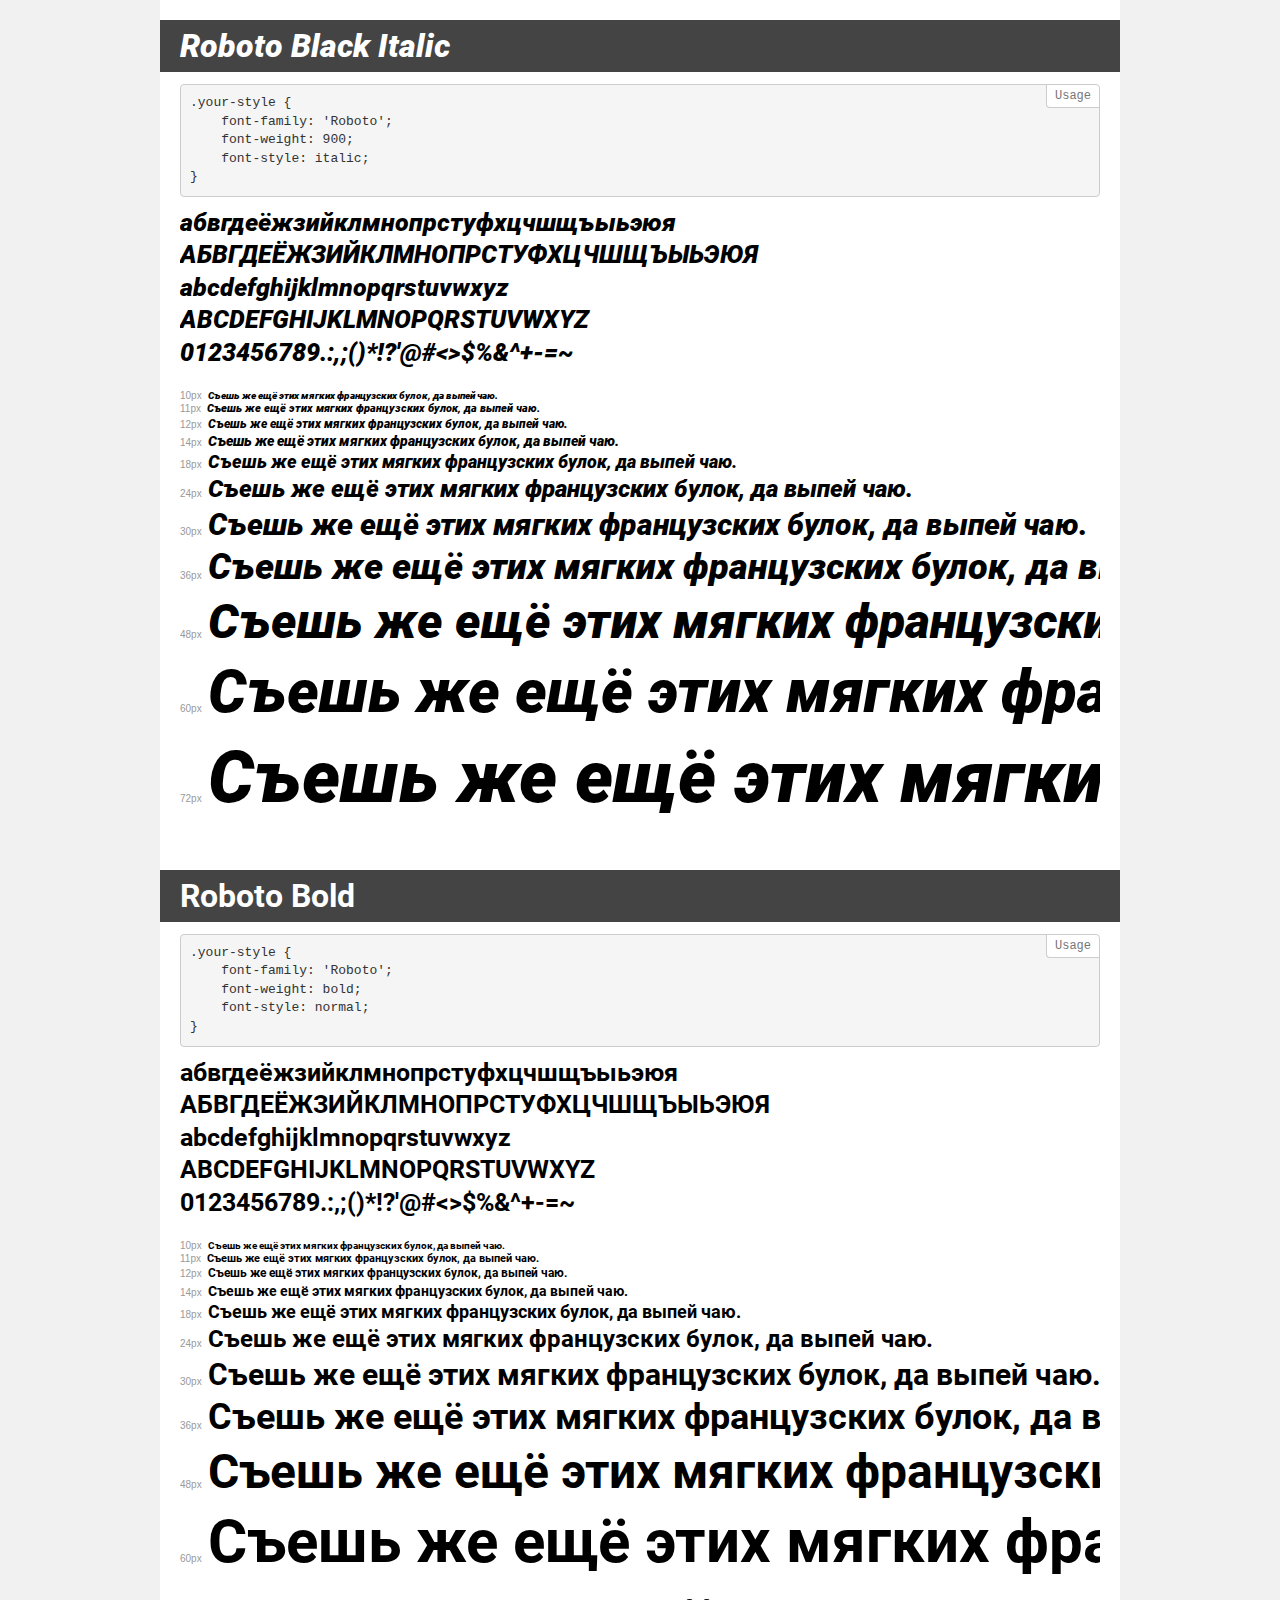
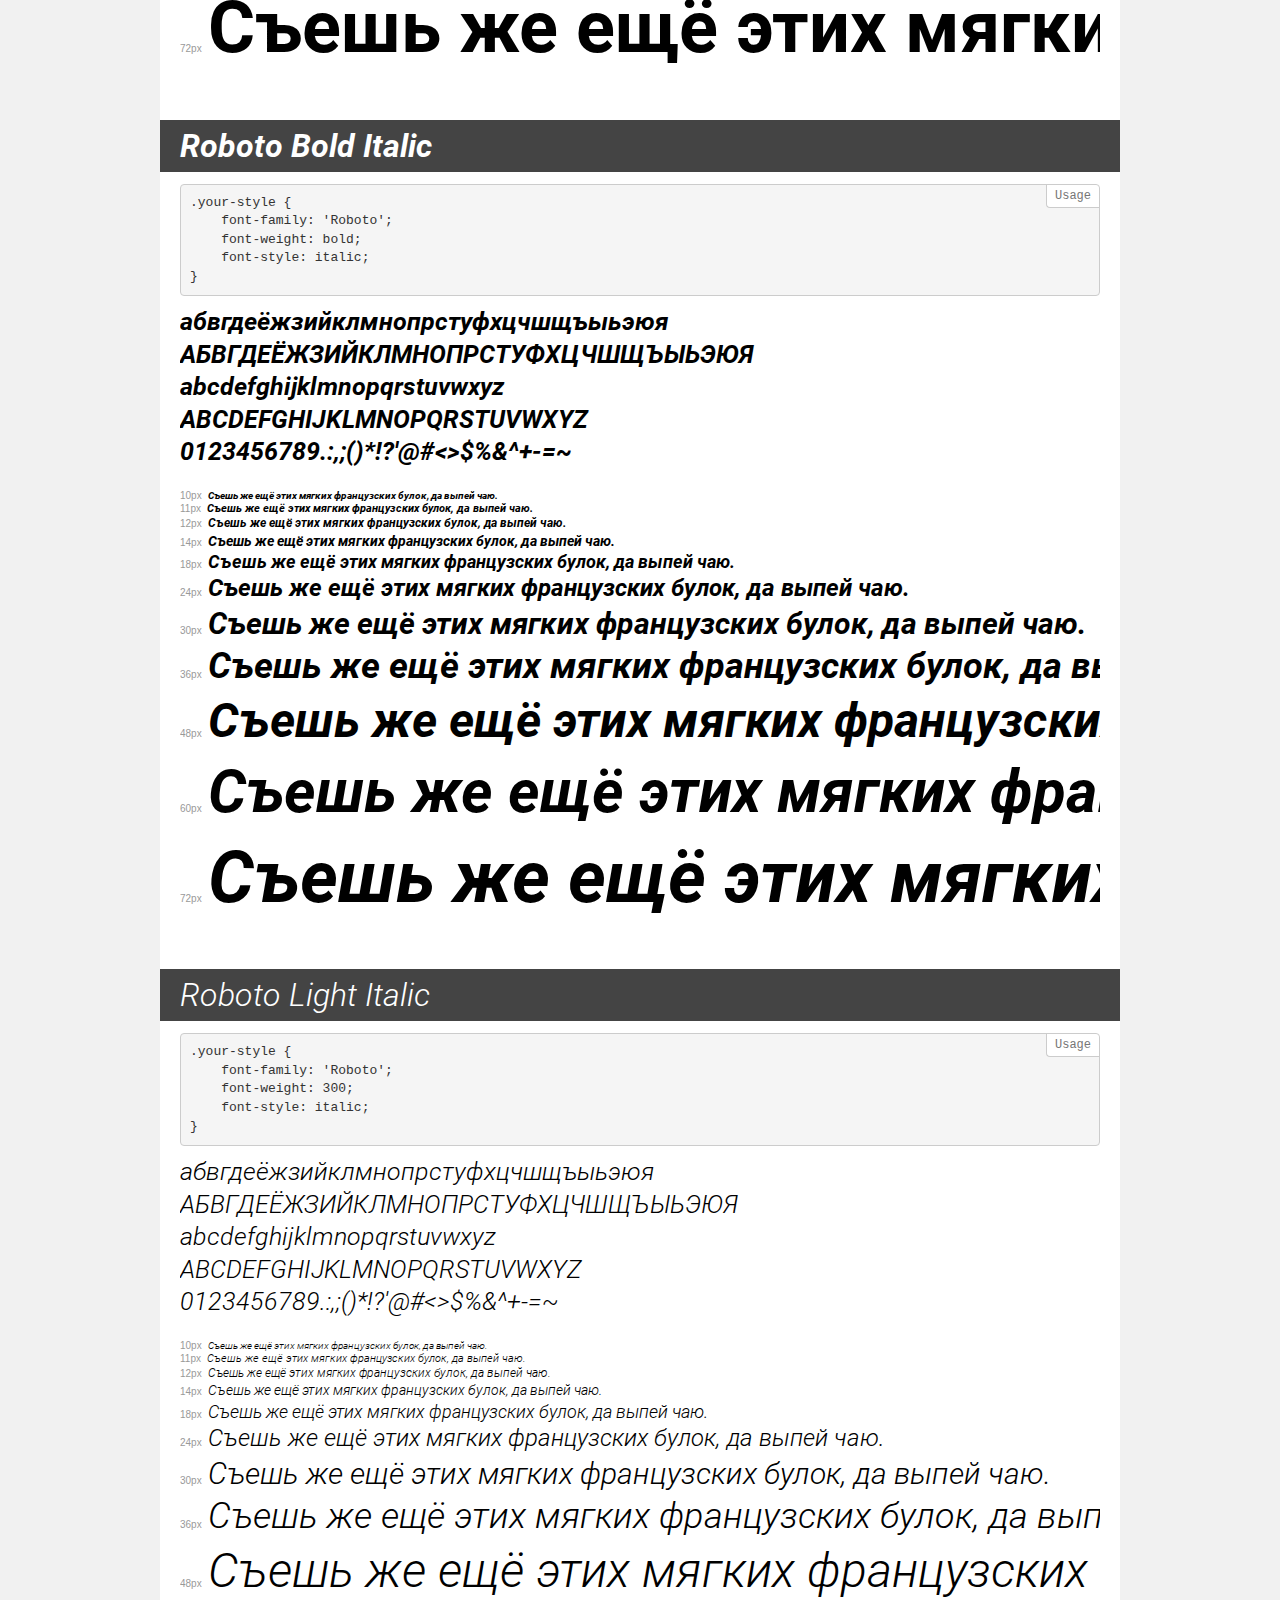
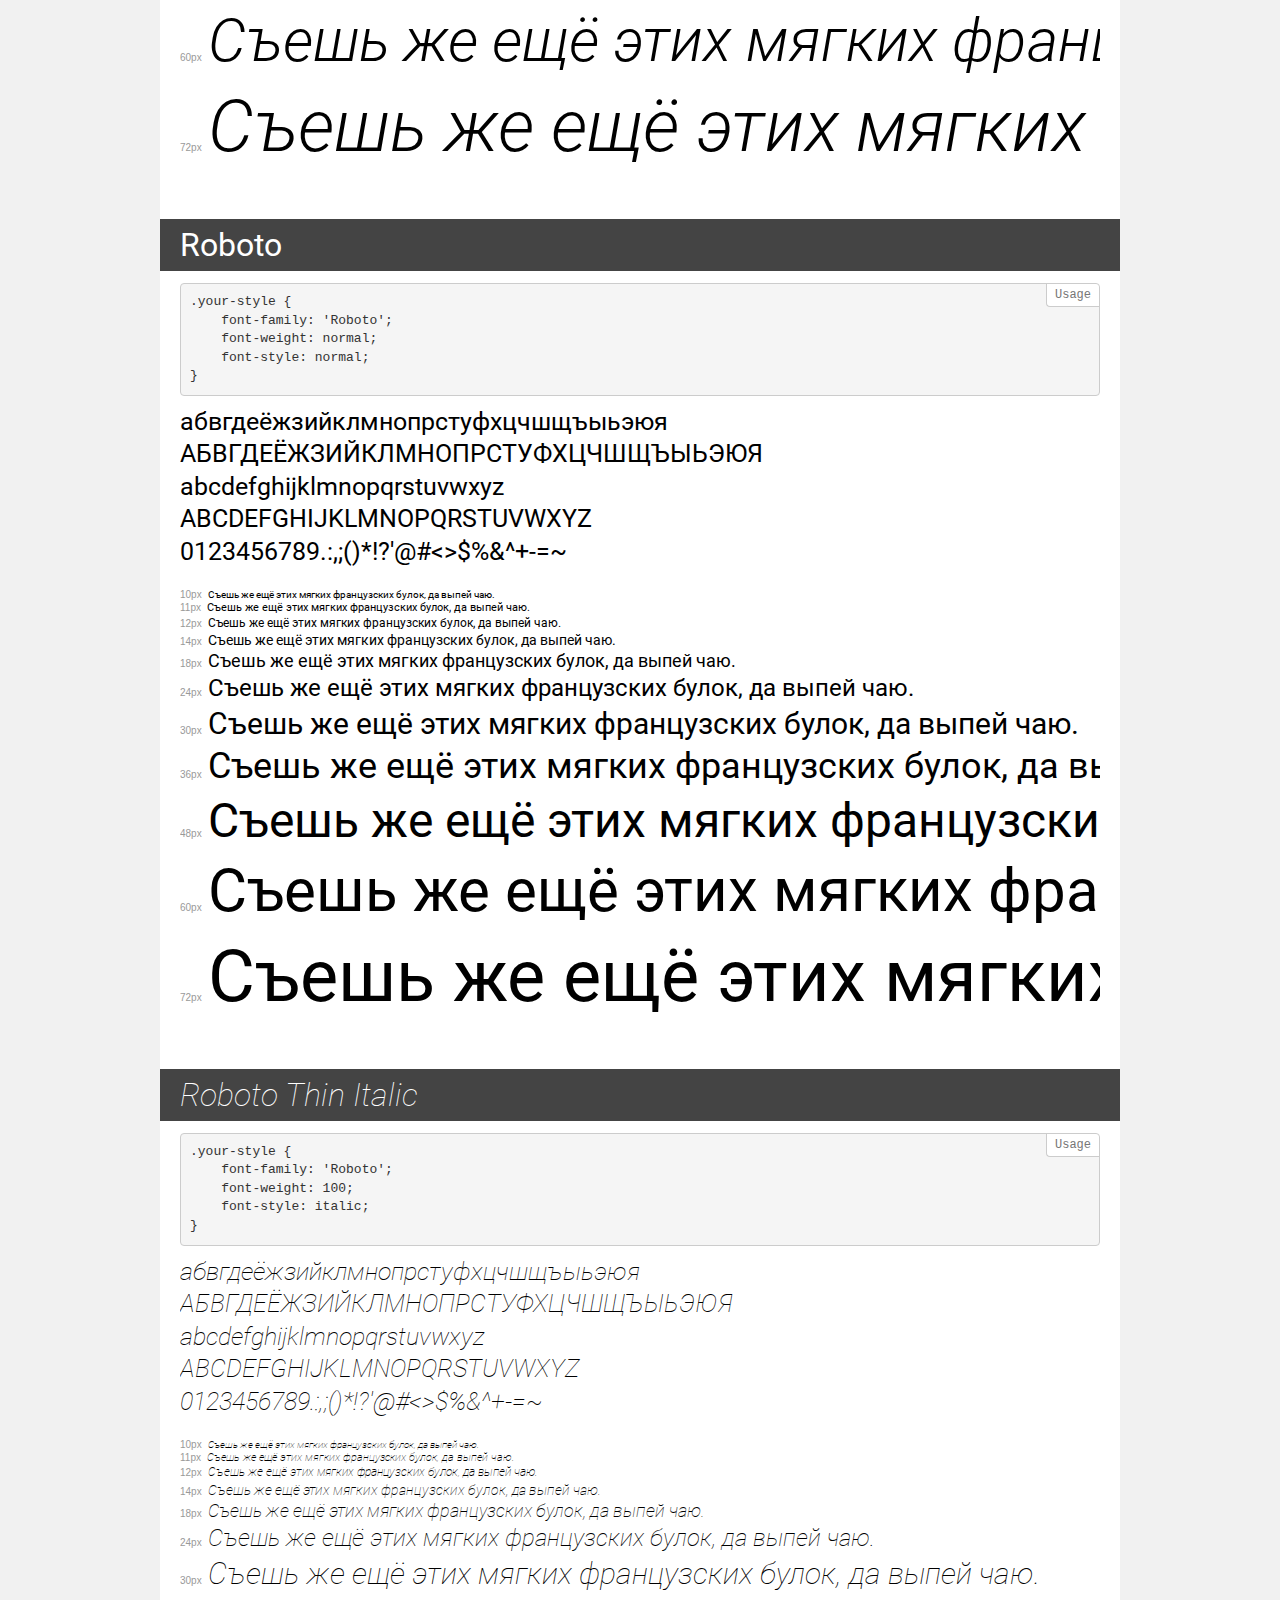
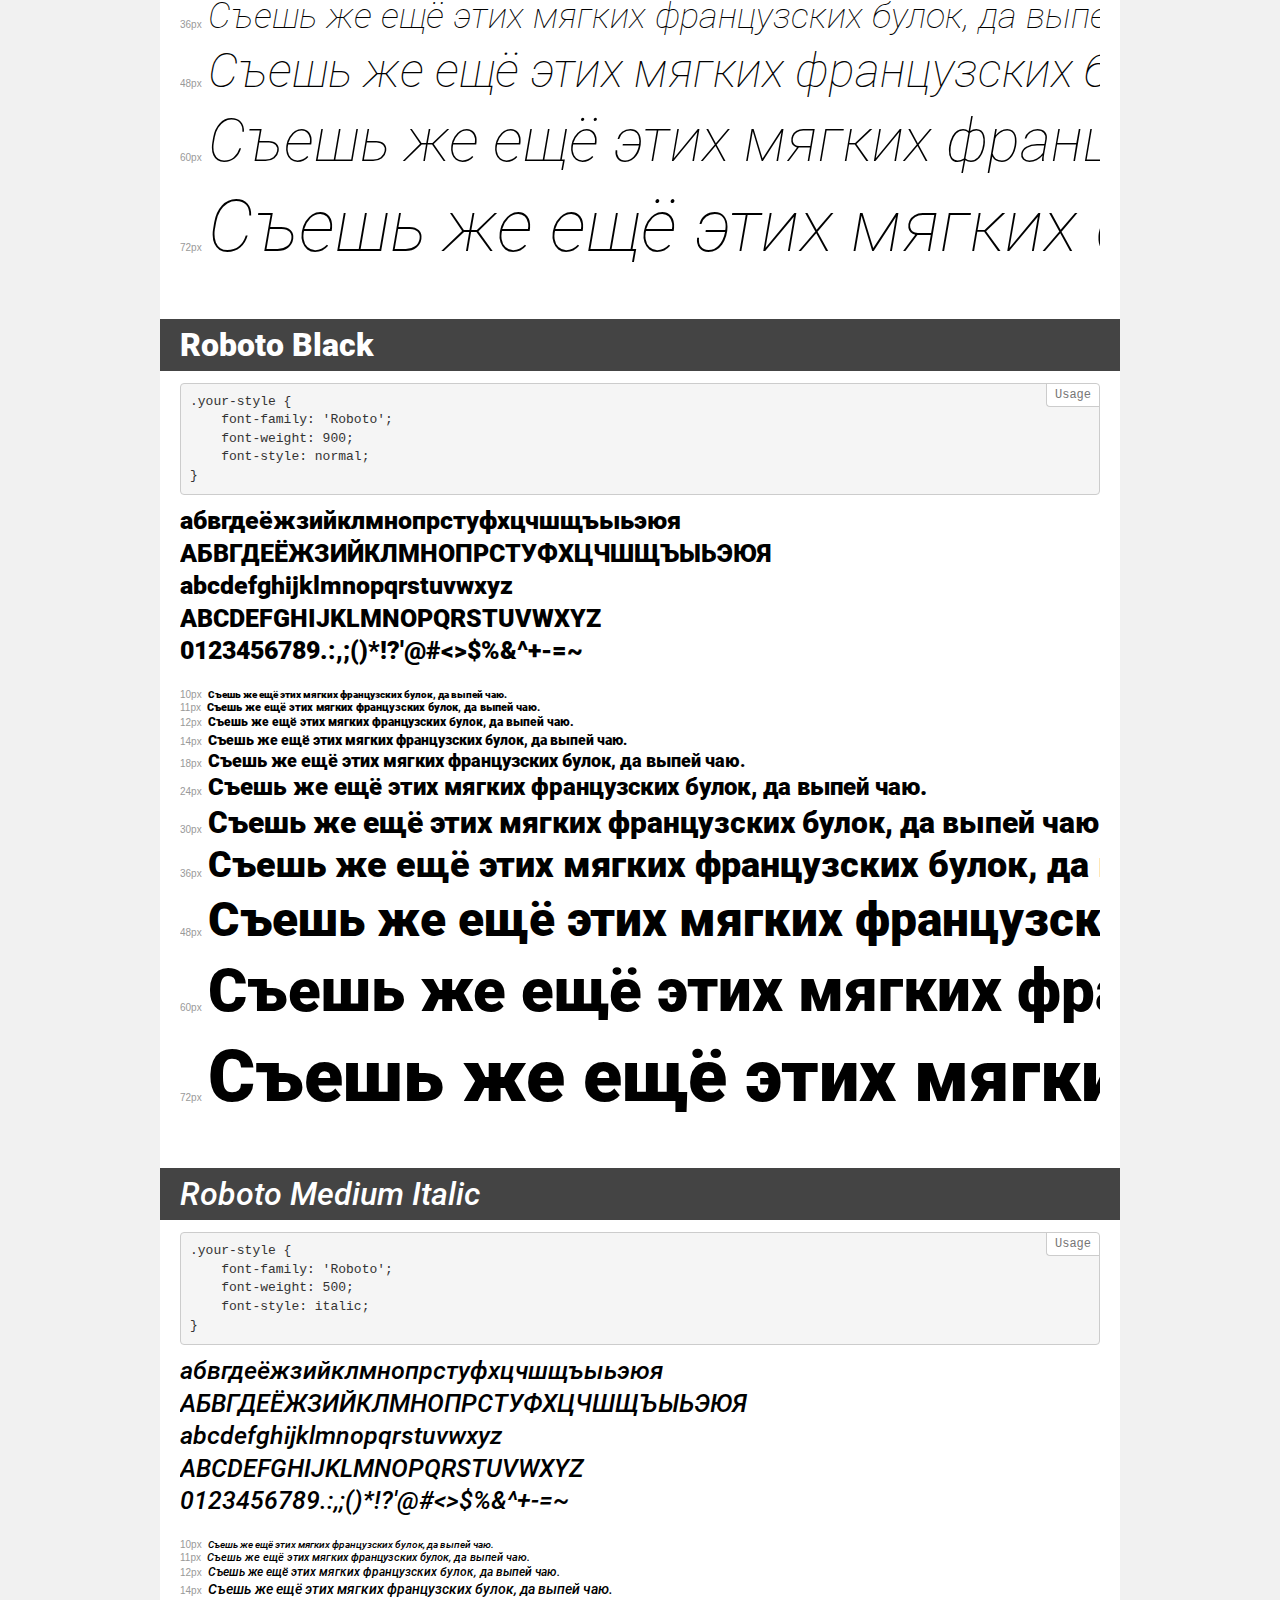
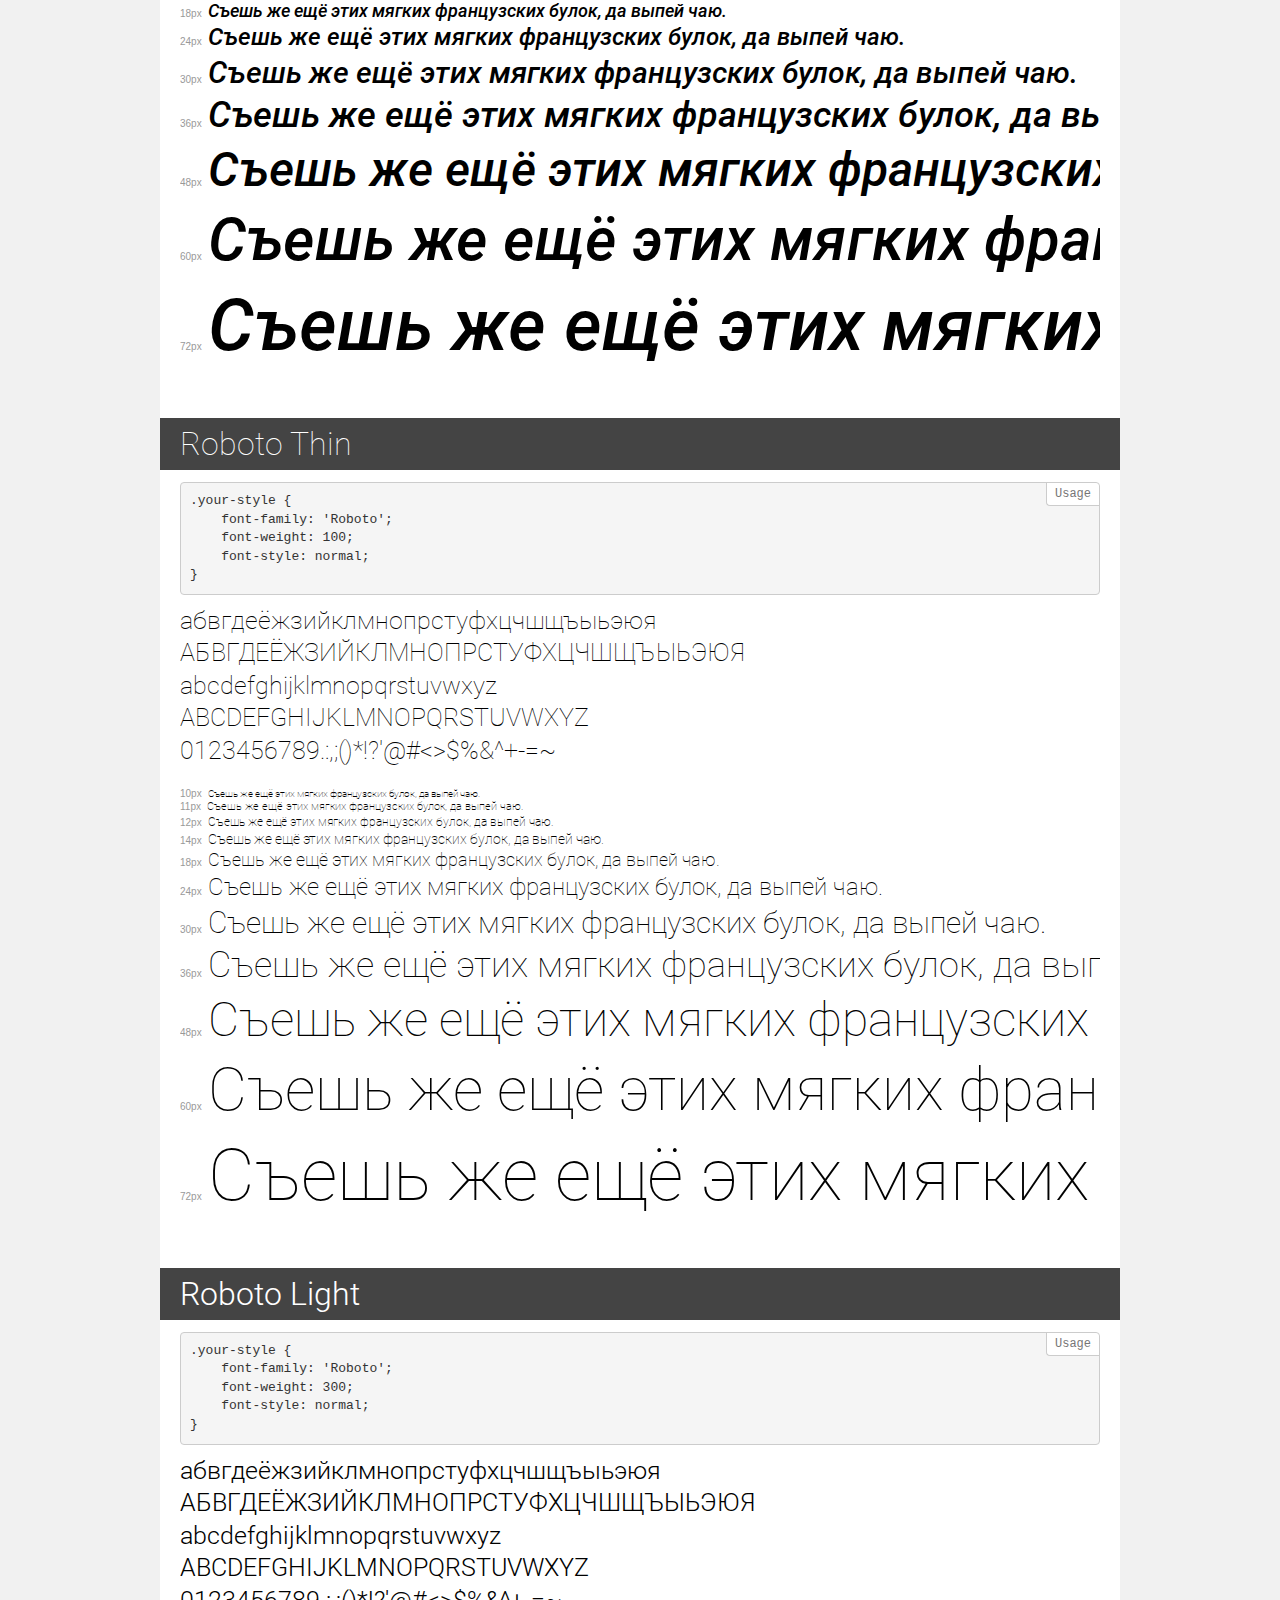
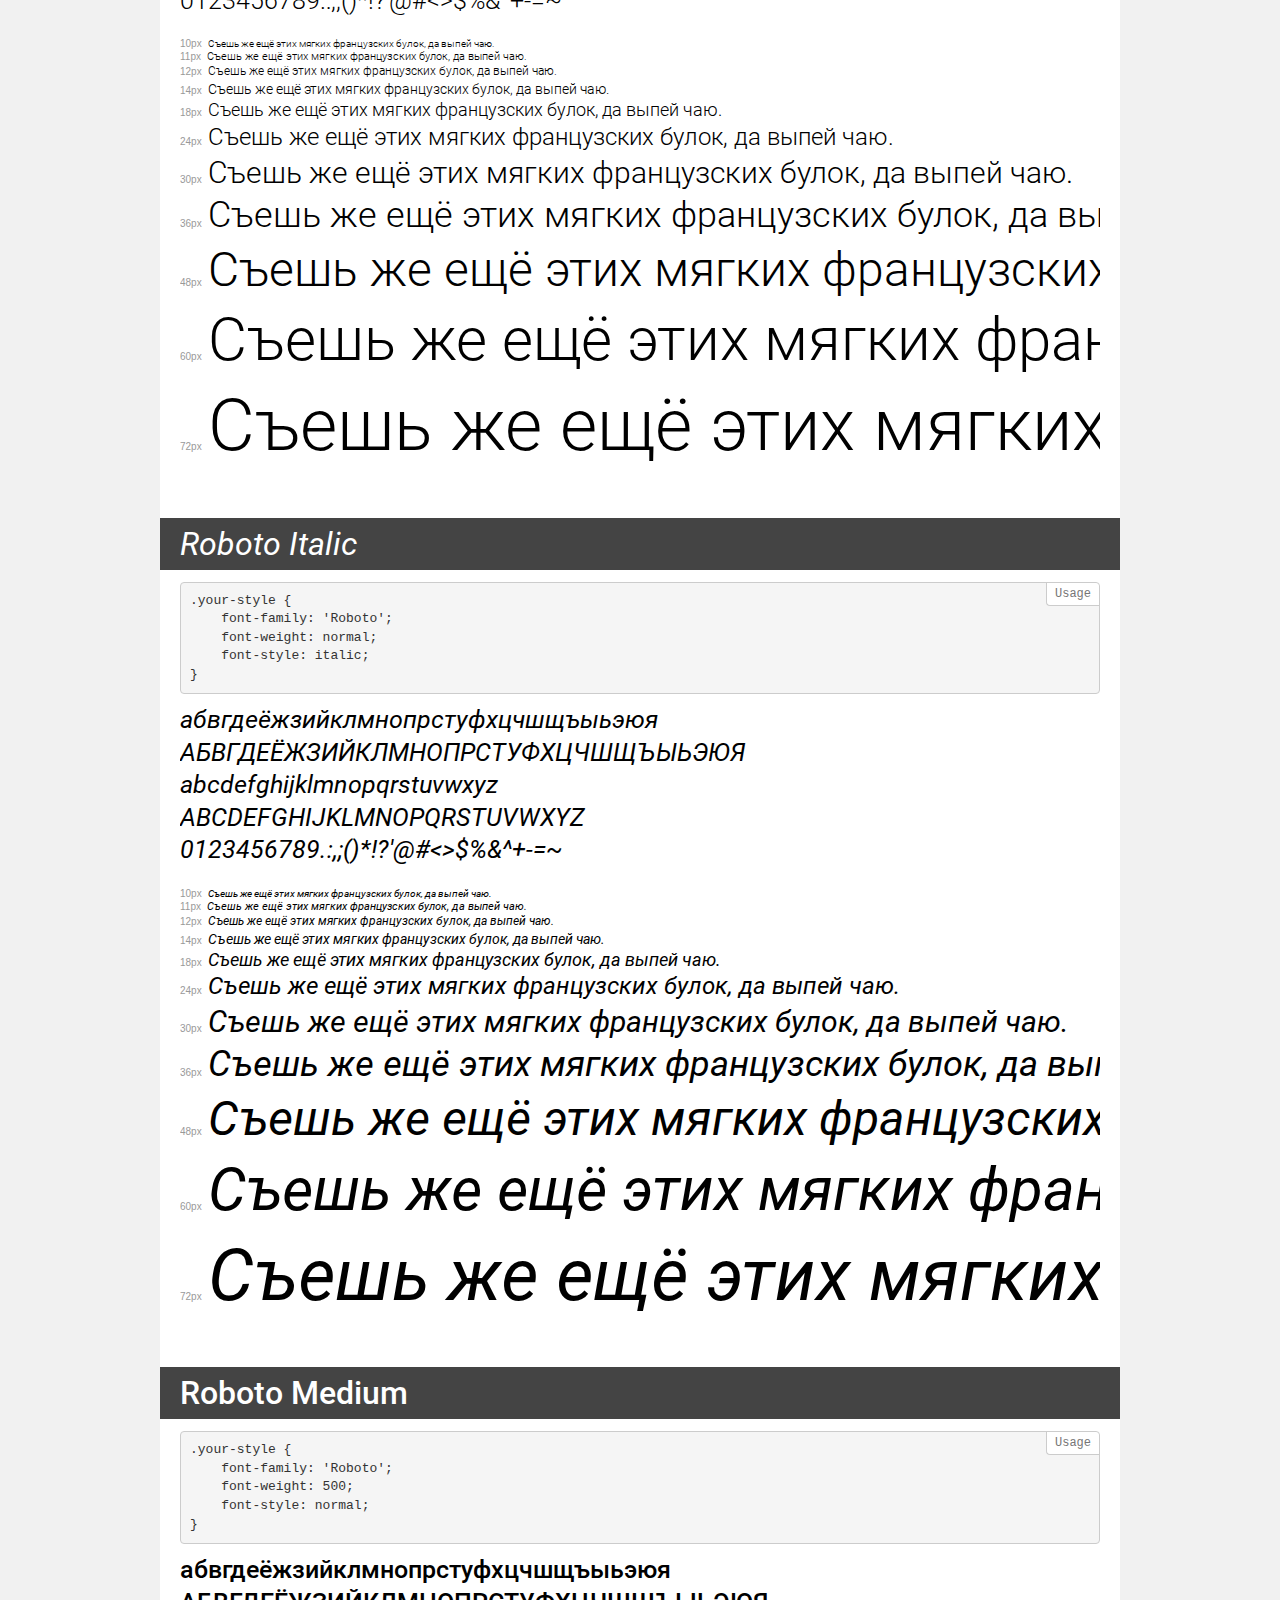
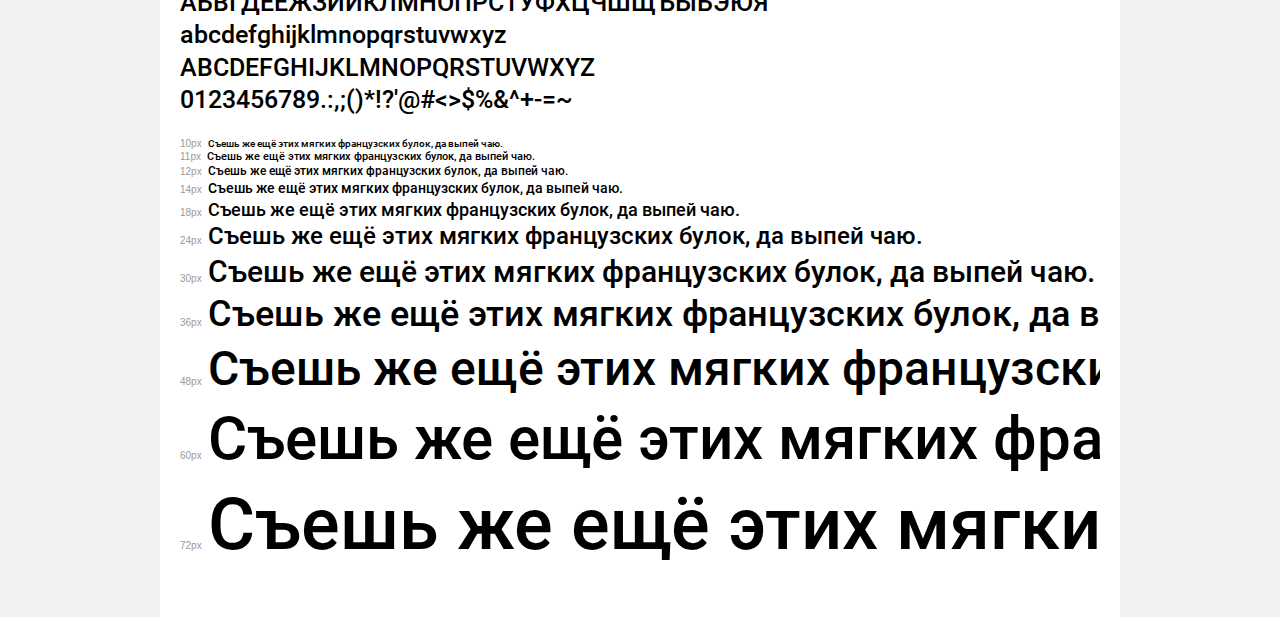
<file: static/fonts/Roboto/demo.html>
<!DOCTYPE html>
<html>
<head>
    <meta charset="utf-8">
    <meta http-equiv="X-UA-Compatible" content="IE=edge">
    <meta name="viewport" content="width=device-width, initial-scale=1">
    <meta name="robots" content="noindex, noarchive">
    <meta name="format-detection" content="telephone=no">
    <title>Transfonter demo</title>
    <link href="stylesheet.css" rel="stylesheet">
    <style>
        /*
        http://meyerweb.com/eric/tools/css/reset/
        v2.0 | 20110126
        License: none (public domain)
        */
        html, body, div, span, applet, object, iframe,
        h1, h2, h3, h4, h5, h6, p, blockquote, pre,
        a, abbr, acronym, address, big, cite, code,
        del, dfn, em, img, ins, kbd, q, s, samp,
        small, strike, strong, sub, sup, tt, var,
        b, u, i, center,
        dl, dt, dd, ol, ul, li,
        fieldset, form, label, legend,
        table, caption, tbody, tfoot, thead, tr, th, td,
        article, aside, canvas, details, embed,
        figure, figcaption, footer, header, hgroup,
        menu, nav, output, ruby, section, summary,
        time, mark, audio, video {
            margin: 0;
            padding: 0;
            border: 0;
            font-size: 100%;
            font: inherit;
            vertical-align: baseline;
        }
        /* HTML5 display-role reset for older browsers */
        article, aside, details, figcaption, figure,
        footer, header, hgroup, menu, nav, section {
            display: block;
        }
        body {
            line-height: 1;
        }
        ol, ul {
            list-style: none;
        }
        blockquote, q {
            quotes: none;
        }
        blockquote:before, blockquote:after,
        q:before, q:after {
            content: '';
            content: none;
        }
        table {
            border-collapse: collapse;
            border-spacing: 0;
        }
        /* common styles */
        body {
            background: #f1f1f1;
            color: #000;
        }
        .page {
            background: #fff;
            width: 920px;
            margin: 0 auto;
            padding: 20px 20px 0 20px;
            overflow: hidden;
        }
        .font-container {
            overflow-x: auto;
            overflow-y: hidden;
            margin-bottom: 40px;
            line-height: 1.3;
            white-space: nowrap;
            padding-bottom: 5px;
        }
        h1 {
            position: relative;
            background: #444;
            font-size: 32px;
            color: #fff;
            padding: 10px 20px;
            margin: 0 -20px 12px -20px;
        }
        .letters {
            font-size: 25px;
            margin-bottom: 20px;
        }
        .s10:before {
            content: '10px';
        }
        .s11:before {
            content: '11px';
        }
        .s12:before {
            content: '12px';
        }
        .s14:before {
            content: '14px';
        }
        .s18:before {
            content: '18px';
        }
        .s24:before {
            content: '24px';
        }
        .s30:before {
            content: '30px';
        }
        .s36:before {
            content: '36px';
        }
        .s48:before {
            content: '48px';
        }
        .s60:before {
            content: '60px';
        }
        .s72:before {
            content: '72px';
        }
        .s10:before, .s11:before, .s12:before, .s14:before,
        .s18:before, .s24:before, .s30:before, .s36:before,
        .s48:before, .s60:before, .s72:before {
            font-family: Arial, sans-serif;
            font-size: 10px;
            font-weight: normal;
            font-style: normal;
            color: #999;
            padding-right: 6px;
        }
        pre {
            display: block;
            position: relative;
            padding: 9px;
            margin: 0 0 10px;
            font-family: Monaco, Menlo, Consolas, "Courier New", monospace !important;
            font-size: 13px;
            line-height: 1.428571429;
            color: #333;
            font-weight: normal !important;
            font-style: normal !important;
            background-color: #f5f5f5;
            border: 1px solid #ccc;
            overflow-x: auto;
            border-radius: 4px;
        }
        pre:after {
            display: block;
            position: absolute;
            right: 0;
            top: 0;
            content: 'Usage';
            line-height: 1;
            padding: 5px 8px;
            font-size: 12px;
            color: #767676;
            background-color: #fff;
            border: 1px solid #ccc;
            border-right: none;
            border-top: none;
            border-radius: 0 4px 0 4px;
            z-index: 10;
        }
        /* responsive */
        @media (max-width: 959px) {
            .page {
                width: auto;
                margin: 0;
            }
        }
    </style>
</head>
<body>
<div class="page">
    <div class="demo" style="font-family: 'Roboto'; font-weight: 900; font-style: italic;">
        <h1>Roboto Black Italic</h1>
        <pre>.your-style {
    font-family: 'Roboto';
    font-weight: 900;
    font-style: italic;
}</pre>
        <div class="font-container">
            <p class="letters">
                абвгдеёжзийклмнопрстуфхцчшщъыьэюя<br>
АБВГДЕЁЖЗИЙКЛМНОПРСТУФХЦЧШЩЪЫЬЭЮЯ<br>
abcdefghijklmnopqrstuvwxyz<br>
ABCDEFGHIJKLMNOPQRSTUVWXYZ<br>
                0123456789.:,;()*!?'@#<>$%&^+-=~
            </p>
            <p class="s10" style="font-size: 10px;">Съешь же ещё этих мягких французских булок, да выпей чаю.</p>
            <p class="s11" style="font-size: 11px;">Съешь же ещё этих мягких французских булок, да выпей чаю.</p>
            <p class="s12" style="font-size: 12px;">Съешь же ещё этих мягких французских булок, да выпей чаю.</p>
            <p class="s14" style="font-size: 14px;">Съешь же ещё этих мягких французских булок, да выпей чаю.</p>
            <p class="s18" style="font-size: 18px;">Съешь же ещё этих мягких французских булок, да выпей чаю.</p>
            <p class="s24" style="font-size: 24px;">Съешь же ещё этих мягких французских булок, да выпей чаю.</p>
            <p class="s30" style="font-size: 30px;">Съешь же ещё этих мягких французских булок, да выпей чаю.</p>
            <p class="s36" style="font-size: 36px;">Съешь же ещё этих мягких французских булок, да выпей чаю.</p>
            <p class="s48" style="font-size: 48px;">Съешь же ещё этих мягких французских булок, да выпей чаю.</p>
            <p class="s60" style="font-size: 60px;">Съешь же ещё этих мягких французских булок, да выпей чаю.</p>
            <p class="s72" style="font-size: 72px;">Съешь же ещё этих мягких французских булок, да выпей чаю.</p>
        </div>
    </div>
    <div class="demo" style="font-family: 'Roboto'; font-weight: bold; font-style: normal;">
        <h1>Roboto Bold</h1>
        <pre>.your-style {
    font-family: 'Roboto';
    font-weight: bold;
    font-style: normal;
}</pre>
        <div class="font-container">
            <p class="letters">
                абвгдеёжзийклмнопрстуфхцчшщъыьэюя<br>
АБВГДЕЁЖЗИЙКЛМНОПРСТУФХЦЧШЩЪЫЬЭЮЯ<br>
abcdefghijklmnopqrstuvwxyz<br>
ABCDEFGHIJKLMNOPQRSTUVWXYZ<br>
                0123456789.:,;()*!?'@#<>$%&^+-=~
            </p>
            <p class="s10" style="font-size: 10px;">Съешь же ещё этих мягких французских булок, да выпей чаю.</p>
            <p class="s11" style="font-size: 11px;">Съешь же ещё этих мягких французских булок, да выпей чаю.</p>
            <p class="s12" style="font-size: 12px;">Съешь же ещё этих мягких французских булок, да выпей чаю.</p>
            <p class="s14" style="font-size: 14px;">Съешь же ещё этих мягких французских булок, да выпей чаю.</p>
            <p class="s18" style="font-size: 18px;">Съешь же ещё этих мягких французских булок, да выпей чаю.</p>
            <p class="s24" style="font-size: 24px;">Съешь же ещё этих мягких французских булок, да выпей чаю.</p>
            <p class="s30" style="font-size: 30px;">Съешь же ещё этих мягких французских булок, да выпей чаю.</p>
            <p class="s36" style="font-size: 36px;">Съешь же ещё этих мягких французских булок, да выпей чаю.</p>
            <p class="s48" style="font-size: 48px;">Съешь же ещё этих мягких французских булок, да выпей чаю.</p>
            <p class="s60" style="font-size: 60px;">Съешь же ещё этих мягких французских булок, да выпей чаю.</p>
            <p class="s72" style="font-size: 72px;">Съешь же ещё этих мягких французских булок, да выпей чаю.</p>
        </div>
    </div>
    <div class="demo" style="font-family: 'Roboto'; font-weight: bold; font-style: italic;">
        <h1>Roboto Bold Italic</h1>
        <pre>.your-style {
    font-family: 'Roboto';
    font-weight: bold;
    font-style: italic;
}</pre>
        <div class="font-container">
            <p class="letters">
                абвгдеёжзийклмнопрстуфхцчшщъыьэюя<br>
АБВГДЕЁЖЗИЙКЛМНОПРСТУФХЦЧШЩЪЫЬЭЮЯ<br>
abcdefghijklmnopqrstuvwxyz<br>
ABCDEFGHIJKLMNOPQRSTUVWXYZ<br>
                0123456789.:,;()*!?'@#<>$%&^+-=~
            </p>
            <p class="s10" style="font-size: 10px;">Съешь же ещё этих мягких французских булок, да выпей чаю.</p>
            <p class="s11" style="font-size: 11px;">Съешь же ещё этих мягких французских булок, да выпей чаю.</p>
            <p class="s12" style="font-size: 12px;">Съешь же ещё этих мягких французских булок, да выпей чаю.</p>
            <p class="s14" style="font-size: 14px;">Съешь же ещё этих мягких французских булок, да выпей чаю.</p>
            <p class="s18" style="font-size: 18px;">Съешь же ещё этих мягких французских булок, да выпей чаю.</p>
            <p class="s24" style="font-size: 24px;">Съешь же ещё этих мягких французских булок, да выпей чаю.</p>
            <p class="s30" style="font-size: 30px;">Съешь же ещё этих мягких французских булок, да выпей чаю.</p>
            <p class="s36" style="font-size: 36px;">Съешь же ещё этих мягких французских булок, да выпей чаю.</p>
            <p class="s48" style="font-size: 48px;">Съешь же ещё этих мягких французских булок, да выпей чаю.</p>
            <p class="s60" style="font-size: 60px;">Съешь же ещё этих мягких французских булок, да выпей чаю.</p>
            <p class="s72" style="font-size: 72px;">Съешь же ещё этих мягких французских булок, да выпей чаю.</p>
        </div>
    </div>
    <div class="demo" style="font-family: 'Roboto'; font-weight: 300; font-style: italic;">
        <h1>Roboto Light Italic</h1>
        <pre>.your-style {
    font-family: 'Roboto';
    font-weight: 300;
    font-style: italic;
}</pre>
        <div class="font-container">
            <p class="letters">
                абвгдеёжзийклмнопрстуфхцчшщъыьэюя<br>
АБВГДЕЁЖЗИЙКЛМНОПРСТУФХЦЧШЩЪЫЬЭЮЯ<br>
abcdefghijklmnopqrstuvwxyz<br>
ABCDEFGHIJKLMNOPQRSTUVWXYZ<br>
                0123456789.:,;()*!?'@#<>$%&^+-=~
            </p>
            <p class="s10" style="font-size: 10px;">Съешь же ещё этих мягких французских булок, да выпей чаю.</p>
            <p class="s11" style="font-size: 11px;">Съешь же ещё этих мягких французских булок, да выпей чаю.</p>
            <p class="s12" style="font-size: 12px;">Съешь же ещё этих мягких французских булок, да выпей чаю.</p>
            <p class="s14" style="font-size: 14px;">Съешь же ещё этих мягких французских булок, да выпей чаю.</p>
            <p class="s18" style="font-size: 18px;">Съешь же ещё этих мягких французских булок, да выпей чаю.</p>
            <p class="s24" style="font-size: 24px;">Съешь же ещё этих мягких французских булок, да выпей чаю.</p>
            <p class="s30" style="font-size: 30px;">Съешь же ещё этих мягких французских булок, да выпей чаю.</p>
            <p class="s36" style="font-size: 36px;">Съешь же ещё этих мягких французских булок, да выпей чаю.</p>
            <p class="s48" style="font-size: 48px;">Съешь же ещё этих мягких французских булок, да выпей чаю.</p>
            <p class="s60" style="font-size: 60px;">Съешь же ещё этих мягких французских булок, да выпей чаю.</p>
            <p class="s72" style="font-size: 72px;">Съешь же ещё этих мягких французских булок, да выпей чаю.</p>
        </div>
    </div>
    <div class="demo" style="font-family: 'Roboto'; font-weight: normal; font-style: normal;">
        <h1>Roboto</h1>
        <pre>.your-style {
    font-family: 'Roboto';
    font-weight: normal;
    font-style: normal;
}</pre>
        <div class="font-container">
            <p class="letters">
                абвгдеёжзийклмнопрстуфхцчшщъыьэюя<br>
АБВГДЕЁЖЗИЙКЛМНОПРСТУФХЦЧШЩЪЫЬЭЮЯ<br>
abcdefghijklmnopqrstuvwxyz<br>
ABCDEFGHIJKLMNOPQRSTUVWXYZ<br>
                0123456789.:,;()*!?'@#<>$%&^+-=~
            </p>
            <p class="s10" style="font-size: 10px;">Съешь же ещё этих мягких французских булок, да выпей чаю.</p>
            <p class="s11" style="font-size: 11px;">Съешь же ещё этих мягких французских булок, да выпей чаю.</p>
            <p class="s12" style="font-size: 12px;">Съешь же ещё этих мягких французских булок, да выпей чаю.</p>
            <p class="s14" style="font-size: 14px;">Съешь же ещё этих мягких французских булок, да выпей чаю.</p>
            <p class="s18" style="font-size: 18px;">Съешь же ещё этих мягких французских булок, да выпей чаю.</p>
            <p class="s24" style="font-size: 24px;">Съешь же ещё этих мягких французских булок, да выпей чаю.</p>
            <p class="s30" style="font-size: 30px;">Съешь же ещё этих мягких французских булок, да выпей чаю.</p>
            <p class="s36" style="font-size: 36px;">Съешь же ещё этих мягких французских булок, да выпей чаю.</p>
            <p class="s48" style="font-size: 48px;">Съешь же ещё этих мягких французских булок, да выпей чаю.</p>
            <p class="s60" style="font-size: 60px;">Съешь же ещё этих мягких французских булок, да выпей чаю.</p>
            <p class="s72" style="font-size: 72px;">Съешь же ещё этих мягких французских булок, да выпей чаю.</p>
        </div>
    </div>
    <div class="demo" style="font-family: 'Roboto'; font-weight: 100; font-style: italic;">
        <h1>Roboto Thin Italic</h1>
        <pre>.your-style {
    font-family: 'Roboto';
    font-weight: 100;
    font-style: italic;
}</pre>
        <div class="font-container">
            <p class="letters">
                абвгдеёжзийклмнопрстуфхцчшщъыьэюя<br>
АБВГДЕЁЖЗИЙКЛМНОПРСТУФХЦЧШЩЪЫЬЭЮЯ<br>
abcdefghijklmnopqrstuvwxyz<br>
ABCDEFGHIJKLMNOPQRSTUVWXYZ<br>
                0123456789.:,;()*!?'@#<>$%&^+-=~
            </p>
            <p class="s10" style="font-size: 10px;">Съешь же ещё этих мягких французских булок, да выпей чаю.</p>
            <p class="s11" style="font-size: 11px;">Съешь же ещё этих мягких французских булок, да выпей чаю.</p>
            <p class="s12" style="font-size: 12px;">Съешь же ещё этих мягких французских булок, да выпей чаю.</p>
            <p class="s14" style="font-size: 14px;">Съешь же ещё этих мягких французских булок, да выпей чаю.</p>
            <p class="s18" style="font-size: 18px;">Съешь же ещё этих мягких французских булок, да выпей чаю.</p>
            <p class="s24" style="font-size: 24px;">Съешь же ещё этих мягких французских булок, да выпей чаю.</p>
            <p class="s30" style="font-size: 30px;">Съешь же ещё этих мягких французских булок, да выпей чаю.</p>
            <p class="s36" style="font-size: 36px;">Съешь же ещё этих мягких французских булок, да выпей чаю.</p>
            <p class="s48" style="font-size: 48px;">Съешь же ещё этих мягких французских булок, да выпей чаю.</p>
            <p class="s60" style="font-size: 60px;">Съешь же ещё этих мягких французских булок, да выпей чаю.</p>
            <p class="s72" style="font-size: 72px;">Съешь же ещё этих мягких французских булок, да выпей чаю.</p>
        </div>
    </div>
    <div class="demo" style="font-family: 'Roboto'; font-weight: 900; font-style: normal;">
        <h1>Roboto Black</h1>
        <pre>.your-style {
    font-family: 'Roboto';
    font-weight: 900;
    font-style: normal;
}</pre>
        <div class="font-container">
            <p class="letters">
                абвгдеёжзийклмнопрстуфхцчшщъыьэюя<br>
АБВГДЕЁЖЗИЙКЛМНОПРСТУФХЦЧШЩЪЫЬЭЮЯ<br>
abcdefghijklmnopqrstuvwxyz<br>
ABCDEFGHIJKLMNOPQRSTUVWXYZ<br>
                0123456789.:,;()*!?'@#<>$%&^+-=~
            </p>
            <p class="s10" style="font-size: 10px;">Съешь же ещё этих мягких французских булок, да выпей чаю.</p>
            <p class="s11" style="font-size: 11px;">Съешь же ещё этих мягких французских булок, да выпей чаю.</p>
            <p class="s12" style="font-size: 12px;">Съешь же ещё этих мягких французских булок, да выпей чаю.</p>
            <p class="s14" style="font-size: 14px;">Съешь же ещё этих мягких французских булок, да выпей чаю.</p>
            <p class="s18" style="font-size: 18px;">Съешь же ещё этих мягких французских булок, да выпей чаю.</p>
            <p class="s24" style="font-size: 24px;">Съешь же ещё этих мягких французских булок, да выпей чаю.</p>
            <p class="s30" style="font-size: 30px;">Съешь же ещё этих мягких французских булок, да выпей чаю.</p>
            <p class="s36" style="font-size: 36px;">Съешь же ещё этих мягких французских булок, да выпей чаю.</p>
            <p class="s48" style="font-size: 48px;">Съешь же ещё этих мягких французских булок, да выпей чаю.</p>
            <p class="s60" style="font-size: 60px;">Съешь же ещё этих мягких французских булок, да выпей чаю.</p>
            <p class="s72" style="font-size: 72px;">Съешь же ещё этих мягких французских булок, да выпей чаю.</p>
        </div>
    </div>
    <div class="demo" style="font-family: 'Roboto'; font-weight: 500; font-style: italic;">
        <h1>Roboto Medium Italic</h1>
        <pre>.your-style {
    font-family: 'Roboto';
    font-weight: 500;
    font-style: italic;
}</pre>
        <div class="font-container">
            <p class="letters">
                абвгдеёжзийклмнопрстуфхцчшщъыьэюя<br>
АБВГДЕЁЖЗИЙКЛМНОПРСТУФХЦЧШЩЪЫЬЭЮЯ<br>
abcdefghijklmnopqrstuvwxyz<br>
ABCDEFGHIJKLMNOPQRSTUVWXYZ<br>
                0123456789.:,;()*!?'@#<>$%&^+-=~
            </p>
            <p class="s10" style="font-size: 10px;">Съешь же ещё этих мягких французских булок, да выпей чаю.</p>
            <p class="s11" style="font-size: 11px;">Съешь же ещё этих мягких французских булок, да выпей чаю.</p>
            <p class="s12" style="font-size: 12px;">Съешь же ещё этих мягких французских булок, да выпей чаю.</p>
            <p class="s14" style="font-size: 14px;">Съешь же ещё этих мягких французских булок, да выпей чаю.</p>
            <p class="s18" style="font-size: 18px;">Съешь же ещё этих мягких французских булок, да выпей чаю.</p>
            <p class="s24" style="font-size: 24px;">Съешь же ещё этих мягких французских булок, да выпей чаю.</p>
            <p class="s30" style="font-size: 30px;">Съешь же ещё этих мягких французских булок, да выпей чаю.</p>
            <p class="s36" style="font-size: 36px;">Съешь же ещё этих мягких французских булок, да выпей чаю.</p>
            <p class="s48" style="font-size: 48px;">Съешь же ещё этих мягких французских булок, да выпей чаю.</p>
            <p class="s60" style="font-size: 60px;">Съешь же ещё этих мягких французских булок, да выпей чаю.</p>
            <p class="s72" style="font-size: 72px;">Съешь же ещё этих мягких французских булок, да выпей чаю.</p>
        </div>
    </div>
    <div class="demo" style="font-family: 'Roboto'; font-weight: 100; font-style: normal;">
        <h1>Roboto Thin</h1>
        <pre>.your-style {
    font-family: 'Roboto';
    font-weight: 100;
    font-style: normal;
}</pre>
        <div class="font-container">
            <p class="letters">
                абвгдеёжзийклмнопрстуфхцчшщъыьэюя<br>
АБВГДЕЁЖЗИЙКЛМНОПРСТУФХЦЧШЩЪЫЬЭЮЯ<br>
abcdefghijklmnopqrstuvwxyz<br>
ABCDEFGHIJKLMNOPQRSTUVWXYZ<br>
                0123456789.:,;()*!?'@#<>$%&^+-=~
            </p>
            <p class="s10" style="font-size: 10px;">Съешь же ещё этих мягких французских булок, да выпей чаю.</p>
            <p class="s11" style="font-size: 11px;">Съешь же ещё этих мягких французских булок, да выпей чаю.</p>
            <p class="s12" style="font-size: 12px;">Съешь же ещё этих мягких французских булок, да выпей чаю.</p>
            <p class="s14" style="font-size: 14px;">Съешь же ещё этих мягких французских булок, да выпей чаю.</p>
            <p class="s18" style="font-size: 18px;">Съешь же ещё этих мягких французских булок, да выпей чаю.</p>
            <p class="s24" style="font-size: 24px;">Съешь же ещё этих мягких французских булок, да выпей чаю.</p>
            <p class="s30" style="font-size: 30px;">Съешь же ещё этих мягких французских булок, да выпей чаю.</p>
            <p class="s36" style="font-size: 36px;">Съешь же ещё этих мягких французских булок, да выпей чаю.</p>
            <p class="s48" style="font-size: 48px;">Съешь же ещё этих мягких французских булок, да выпей чаю.</p>
            <p class="s60" style="font-size: 60px;">Съешь же ещё этих мягких французских булок, да выпей чаю.</p>
            <p class="s72" style="font-size: 72px;">Съешь же ещё этих мягких французских булок, да выпей чаю.</p>
        </div>
    </div>
    <div class="demo" style="font-family: 'Roboto'; font-weight: 300; font-style: normal;">
        <h1>Roboto Light</h1>
        <pre>.your-style {
    font-family: 'Roboto';
    font-weight: 300;
    font-style: normal;
}</pre>
        <div class="font-container">
            <p class="letters">
                абвгдеёжзийклмнопрстуфхцчшщъыьэюя<br>
АБВГДЕЁЖЗИЙКЛМНОПРСТУФХЦЧШЩЪЫЬЭЮЯ<br>
abcdefghijklmnopqrstuvwxyz<br>
ABCDEFGHIJKLMNOPQRSTUVWXYZ<br>
                0123456789.:,;()*!?'@#<>$%&^+-=~
            </p>
            <p class="s10" style="font-size: 10px;">Съешь же ещё этих мягких французских булок, да выпей чаю.</p>
            <p class="s11" style="font-size: 11px;">Съешь же ещё этих мягких французских булок, да выпей чаю.</p>
            <p class="s12" style="font-size: 12px;">Съешь же ещё этих мягких французских булок, да выпей чаю.</p>
            <p class="s14" style="font-size: 14px;">Съешь же ещё этих мягких французских булок, да выпей чаю.</p>
            <p class="s18" style="font-size: 18px;">Съешь же ещё этих мягких французских булок, да выпей чаю.</p>
            <p class="s24" style="font-size: 24px;">Съешь же ещё этих мягких французских булок, да выпей чаю.</p>
            <p class="s30" style="font-size: 30px;">Съешь же ещё этих мягких французских булок, да выпей чаю.</p>
            <p class="s36" style="font-size: 36px;">Съешь же ещё этих мягких французских булок, да выпей чаю.</p>
            <p class="s48" style="font-size: 48px;">Съешь же ещё этих мягких французских булок, да выпей чаю.</p>
            <p class="s60" style="font-size: 60px;">Съешь же ещё этих мягких французских булок, да выпей чаю.</p>
            <p class="s72" style="font-size: 72px;">Съешь же ещё этих мягких французских булок, да выпей чаю.</p>
        </div>
    </div>
    <div class="demo" style="font-family: 'Roboto'; font-weight: normal; font-style: italic;">
        <h1>Roboto Italic</h1>
        <pre>.your-style {
    font-family: 'Roboto';
    font-weight: normal;
    font-style: italic;
}</pre>
        <div class="font-container">
            <p class="letters">
                абвгдеёжзийклмнопрстуфхцчшщъыьэюя<br>
АБВГДЕЁЖЗИЙКЛМНОПРСТУФХЦЧШЩЪЫЬЭЮЯ<br>
abcdefghijklmnopqrstuvwxyz<br>
ABCDEFGHIJKLMNOPQRSTUVWXYZ<br>
                0123456789.:,;()*!?'@#<>$%&^+-=~
            </p>
            <p class="s10" style="font-size: 10px;">Съешь же ещё этих мягких французских булок, да выпей чаю.</p>
            <p class="s11" style="font-size: 11px;">Съешь же ещё этих мягких французских булок, да выпей чаю.</p>
            <p class="s12" style="font-size: 12px;">Съешь же ещё этих мягких французских булок, да выпей чаю.</p>
            <p class="s14" style="font-size: 14px;">Съешь же ещё этих мягких французских булок, да выпей чаю.</p>
            <p class="s18" style="font-size: 18px;">Съешь же ещё этих мягких французских булок, да выпей чаю.</p>
            <p class="s24" style="font-size: 24px;">Съешь же ещё этих мягких французских булок, да выпей чаю.</p>
            <p class="s30" style="font-size: 30px;">Съешь же ещё этих мягких французских булок, да выпей чаю.</p>
            <p class="s36" style="font-size: 36px;">Съешь же ещё этих мягких французских булок, да выпей чаю.</p>
            <p class="s48" style="font-size: 48px;">Съешь же ещё этих мягких французских булок, да выпей чаю.</p>
            <p class="s60" style="font-size: 60px;">Съешь же ещё этих мягких французских булок, да выпей чаю.</p>
            <p class="s72" style="font-size: 72px;">Съешь же ещё этих мягких французских булок, да выпей чаю.</p>
        </div>
    </div>
    <div class="demo" style="font-family: 'Roboto'; font-weight: 500; font-style: normal;">
        <h1>Roboto Medium</h1>
        <pre>.your-style {
    font-family: 'Roboto';
    font-weight: 500;
    font-style: normal;
}</pre>
        <div class="font-container">
            <p class="letters">
                абвгдеёжзийклмнопрстуфхцчшщъыьэюя<br>
АБВГДЕЁЖЗИЙКЛМНОПРСТУФХЦЧШЩЪЫЬЭЮЯ<br>
abcdefghijklmnopqrstuvwxyz<br>
ABCDEFGHIJKLMNOPQRSTUVWXYZ<br>
                0123456789.:,;()*!?'@#<>$%&^+-=~
            </p>
            <p class="s10" style="font-size: 10px;">Съешь же ещё этих мягких французских булок, да выпей чаю.</p>
            <p class="s11" style="font-size: 11px;">Съешь же ещё этих мягких французских булок, да выпей чаю.</p>
            <p class="s12" style="font-size: 12px;">Съешь же ещё этих мягких французских булок, да выпей чаю.</p>
            <p class="s14" style="font-size: 14px;">Съешь же ещё этих мягких французских булок, да выпей чаю.</p>
            <p class="s18" style="font-size: 18px;">Съешь же ещё этих мягких французских булок, да выпей чаю.</p>
            <p class="s24" style="font-size: 24px;">Съешь же ещё этих мягких французских булок, да выпей чаю.</p>
            <p class="s30" style="font-size: 30px;">Съешь же ещё этих мягких французских булок, да выпей чаю.</p>
            <p class="s36" style="font-size: 36px;">Съешь же ещё этих мягких французских булок, да выпей чаю.</p>
            <p class="s48" style="font-size: 48px;">Съешь же ещё этих мягких французских булок, да выпей чаю.</p>
            <p class="s60" style="font-size: 60px;">Съешь же ещё этих мягких французских булок, да выпей чаю.</p>
            <p class="s72" style="font-size: 72px;">Съешь же ещё этих мягких французских булок, да выпей чаю.</p>
        </div>
    </div>
</div>
</body>
</html>
</file>
<file: static/fonts/Roboto/stylesheet.css>
@font-face {
    font-family: 'Roboto';
    src: url('Roboto-BlackItalic.eot');
    src: local('Roboto Black Italic'), local('Roboto-BlackItalic'),
        url('Roboto-BlackItalic.eot?#iefix') format('embedded-opentype'),
        url('Roboto-BlackItalic.woff2') format('woff2'),
        url('Roboto-BlackItalic.woff') format('woff'),
        url('Roboto-BlackItalic.ttf') format('truetype');
    font-weight: 900;
    font-style: italic;
}

@font-face {
    font-family: 'Roboto';
    src: url('Roboto-Bold.eot');
    src: local('Roboto Bold'), local('Roboto-Bold'),
        url('Roboto-Bold.eot?#iefix') format('embedded-opentype'),
        url('Roboto-Bold.woff2') format('woff2'),
        url('Roboto-Bold.woff') format('woff'),
        url('Roboto-Bold.ttf') format('truetype');
    font-weight: bold;
    font-style: normal;
}

@font-face {
    font-family: 'Roboto';
    src: url('Roboto-BoldItalic.eot');
    src: local('Roboto Bold Italic'), local('Roboto-BoldItalic'),
        url('Roboto-BoldItalic.eot?#iefix') format('embedded-opentype'),
        url('Roboto-BoldItalic.woff2') format('woff2'),
        url('Roboto-BoldItalic.woff') format('woff'),
        url('Roboto-BoldItalic.ttf') format('truetype');
    font-weight: bold;
    font-style: italic;
}

@font-face {
    font-family: 'Roboto';
    src: url('Roboto-LightItalic.eot');
    src: local('Roboto Light Italic'), local('Roboto-LightItalic'),
        url('Roboto-LightItalic.eot?#iefix') format('embedded-opentype'),
        url('Roboto-LightItalic.woff2') format('woff2'),
        url('Roboto-LightItalic.woff') format('woff'),
        url('Roboto-LightItalic.ttf') format('truetype');
    font-weight: 300;
    font-style: italic;
}

@font-face {
    font-family: 'Roboto';
    src: url('Roboto-Regular.eot');
    src: local('Roboto'), local('Roboto-Regular'),
        url('Roboto-Regular.eot?#iefix') format('embedded-opentype'),
        url('Roboto-Regular.woff2') format('woff2'),
        url('Roboto-Regular.woff') format('woff'),
        url('Roboto-Regular.ttf') format('truetype');
    font-weight: normal;
    font-style: normal;
}

@font-face {
    font-family: 'Roboto';
    src: url('Roboto-ThinItalic.eot');
    src: local('Roboto Thin Italic'), local('Roboto-ThinItalic'),
        url('Roboto-ThinItalic.eot?#iefix') format('embedded-opentype'),
        url('Roboto-ThinItalic.woff2') format('woff2'),
        url('Roboto-ThinItalic.woff') format('woff'),
        url('Roboto-ThinItalic.ttf') format('truetype');
    font-weight: 100;
    font-style: italic;
}

@font-face {
    font-family: 'Roboto';
    src: url('Roboto-Black.eot');
    src: local('Roboto Black'), local('Roboto-Black'),
        url('Roboto-Black.eot?#iefix') format('embedded-opentype'),
        url('Roboto-Black.woff2') format('woff2'),
        url('Roboto-Black.woff') format('woff'),
        url('Roboto-Black.ttf') format('truetype');
    font-weight: 900;
    font-style: normal;
}

@font-face {
    font-family: 'Roboto';
    src: url('Roboto-MediumItalic.eot');
    src: local('Roboto Medium Italic'), local('Roboto-MediumItalic'),
        url('Roboto-MediumItalic.eot?#iefix') format('embedded-opentype'),
        url('Roboto-MediumItalic.woff2') format('woff2'),
        url('Roboto-MediumItalic.woff') format('woff'),
        url('Roboto-MediumItalic.ttf') format('truetype');
    font-weight: 500;
    font-style: italic;
}

@font-face {
    font-family: 'Roboto';
    src: url('Roboto-Thin.eot');
    src: local('Roboto Thin'), local('Roboto-Thin'),
        url('Roboto-Thin.eot?#iefix') format('embedded-opentype'),
        url('Roboto-Thin.woff2') format('woff2'),
        url('Roboto-Thin.woff') format('woff'),
        url('Roboto-Thin.ttf') format('truetype');
    font-weight: 100;
    font-style: normal;
}

@font-face {
    font-family: 'Roboto';
    src: url('Roboto-Light.eot');
    src: local('Roboto Light'), local('Roboto-Light'),
        url('Roboto-Light.eot?#iefix') format('embedded-opentype'),
        url('Roboto-Light.woff2') format('woff2'),
        url('Roboto-Light.woff') format('woff'),
        url('Roboto-Light.ttf') format('truetype');
    font-weight: 300;
    font-style: normal;
}

@font-face {
    font-family: 'Roboto';
    src: url('Roboto-Italic.eot');
    src: local('Roboto Italic'), local('Roboto-Italic'),
        url('Roboto-Italic.eot?#iefix') format('embedded-opentype'),
        url('Roboto-Italic.woff2') format('woff2'),
        url('Roboto-Italic.woff') format('woff'),
        url('Roboto-Italic.ttf') format('truetype');
    font-weight: normal;
    font-style: italic;
}

@font-face {
    font-family: 'Roboto';
    src: url('Roboto-Medium.eot');
    src: local('Roboto Medium'), local('Roboto-Medium'),
        url('Roboto-Medium.eot?#iefix') format('embedded-opentype'),
        url('Roboto-Medium.woff2') format('woff2'),
        url('Roboto-Medium.woff') format('woff'),
        url('Roboto-Medium.ttf') format('truetype');
    font-weight: 500;
    font-style: normal;
}
</file>
